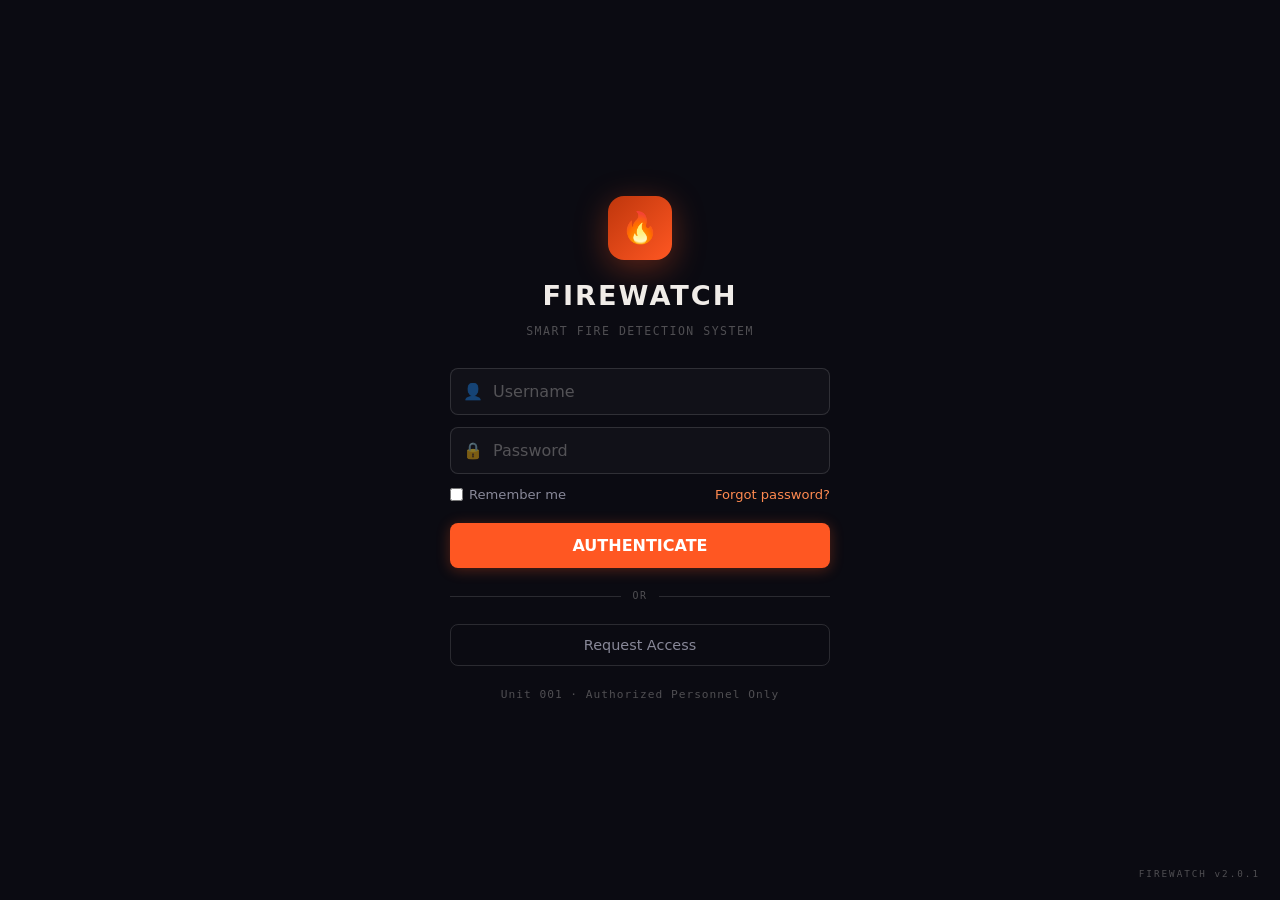
<file: index.html>
<!DOCTYPE html>
<html lang="en">
<head>
  <meta charset="UTF-8" />
  <meta name="viewport" content="width=device-width, initial-scale=1.0" />
  <title>FIREWATCH — Login</title>
  <link rel="stylesheet" href="assets/css/style.css">
  <link rel="stylesheet" href="assets/css/login.css">
</head>
<body>

<div class="login-root">
  <div class="login-card">

    <div class="login-logo">
      <div class="login-logo-icon">🔥</div>
      <h1>FIREWATCH</h1>
      <p>Smart Fire Detection System</p>
    </div>

    <div class="login-error"   id="loginError">⚠ Invalid credentials</div>
    <div class="login-success" id="loginSuccess"></div>

    <div class="login-fields">
      <div class="login-field">
        <span class="login-field-ico">👤</span>
        <input type="text" id="uname" placeholder="Username" autocomplete="username">
      </div>
      <div class="login-field">
        <span class="login-field-ico">🔒</span>
        <input type="password" id="upass" placeholder="Password" autocomplete="current-password">
      </div>
    </div>

    <div class="login-row">
      <label><input type="checkbox" id="rememberMe"> Remember me</label>
      <a href="#">Forgot password?</a>
    </div>

    <button class="btn-login" id="loginBtn" onclick="doLogin()">AUTHENTICATE</button>

    <div class="login-divider"><span>or</span></div>

    <button class="btn-request" onclick="openRequestModal()">Request Access</button>

    <p class="login-note">Unit 001 · Authorized Personnel Only</p>

  </div>
</div>

<span class="version-tag">FIREWATCH v2.0.1</span>

<div class="req-modal-overlay" id="reqModal">
  <div class="req-modal">
    <h3>Request Access</h3>
    <p>Your request will be sent to the Administrator for approval.</p>
    <div class="req-fields">
      <div class="req-field">
        <label class="input-label" for="reqName">Full Name</label>
        <input class="input" type="text" id="reqName" placeholder="e.g. Juan dela Cruz">
      </div>
      <div class="req-field">
        <label class="input-label" for="reqUser">Desired Username</label>
        <input class="input" type="text" id="reqUser" placeholder="e.g. juan_dc">
      </div>
      <div class="req-field">
        <label class="input-label" for="reqReason">Reason for Access</label>
        <input class="input" type="text" id="reqReason" placeholder="e.g. Fire safety officer">
      </div>
    </div>
    <div id="reqError" style="font-family:var(--mono);font-size:0.7rem;color:var(--c-danger);margin-bottom:10px;min-height:1em;"></div>
    <div class="req-btns">
      <button class="btn btn-ghost btn-full" onclick="closeRequestModal()">Cancel</button>
      <button class="btn btn-primary btn-full" onclick="submitRequest()">Send Request</button>
    </div>
  </div>
</div>

<script src="assets/js/login.js"></script>

</body>
</html>
</file>
<file: assets/css/style.css>
*, *::before, *::after { margin: 0; padding: 0; box-sizing: border-box; }

:root {
  --c-bg:       #0b0b12;
  --c-surface:  #111118;
  --c-surface2: #17171f;
  --c-border:   rgba(255,255,255,0.07);
  --c-border2:  rgba(255,255,255,0.13);
  --c-fire:     #ff5722;
  --c-fire2:    #ff8a50;
  --c-safe:     #00e676;
  --c-warn:     #ffb300;
  --c-danger:   #f44336;
  --c-info:     #29b6f6;
  --c-text:     #f0ece8;
  --c-text2:    #888898;
  --c-text3:    rgba(240,236,232,0.3);
  --font:       -apple-system, BlinkMacSystemFont, 'Segoe UI', system-ui, sans-serif;
  --mono:       ui-monospace, 'Cascadia Code', 'Fira Mono', Consolas, monospace;
  --r:          13px;
  --r-sm:       8px;
  --sw:         252px;
  --th:         60px;
  --ease:       cubic-bezier(0.16,1,0.3,1);
  --spring:     cubic-bezier(0.34,1.4,0.64,1);
}

body.light {
  --c-bg:       #f0f0f5;
  --c-surface:  #ffffff;
  --c-surface2: #e8e8ee;
  --c-border:   rgba(0,0,0,0.1);
  --c-border2:  rgba(0,0,0,0.18);
  --c-text:     #0d0d1a;
  --c-text2:    #2a2a3a;
  --c-text3:    rgba(10,10,26,0.55);
  --c-fire:     #d94010;
  --c-fire2:    #e85a30;
}

html { scroll-behavior: smooth; }
body {
  font-family: var(--font);
  background: var(--c-bg);
  color: var(--c-text);
  font-size: 16px;
  font-weight: 400;
  line-height: 1.6;
  overflow-x: hidden;
  min-height: 100vh;
  -webkit-font-smoothing: antialiased;
  transition: background 0.25s, color 0.25s;
}
::-webkit-scrollbar { width: 4px; }
::-webkit-scrollbar-track { background: transparent; }
::-webkit-scrollbar-thumb { background: rgba(255,87,34,0.3); border-radius: 3px; }

/* ── Shell ── */
.shell { display: flex; min-height: 100vh; position: relative; }
.main-wrap { flex: 1; display: flex; flex-direction: column; min-width: 0; animation: fadeIn 0.28s ease both; }

/* ── Burger ── fixed inside shell, moves right when sidebar open ── */
.sidebar-toggle {
  position: fixed;
  top: calc(var(--th) / 2);
  left: 16px;
  transform: translateY(-50%);
  z-index: 300;
  width: 36px;
  height: 36px;
  background: none;
  border: none;
  cursor: pointer;
  display: grid;
  place-items: center;
  border-radius: var(--r-sm);
  transition: left 0.3s var(--ease), background 0.15s;
}
.sidebar-toggle:hover { background: rgba(255,87,34,0.09); }
.sidebar-toggle:active { opacity: 0.7; }
.shell.open .sidebar-toggle { left: calc(var(--sw) + 12px); }

.toggle-icon { display: flex; flex-direction: column; gap: 5px; pointer-events: none; }
.toggle-icon span {
  display: block;
  width: 18px; height: 1.5px;
  background: var(--c-text2);
  border-radius: 2px;
  transition: transform 0.24s var(--ease), opacity 0.2s, background 0.2s;
  transform-origin: center;
}
.shell.open .toggle-icon span:nth-child(1) { transform: translateY(6.5px) rotate(45deg); background: var(--c-fire); }
.shell.open .toggle-icon span:nth-child(2) { opacity: 0; transform: scaleX(0); }
.shell.open .toggle-icon span:nth-child(3) { transform: translateY(-6.5px) rotate(-45deg); background: var(--c-fire); }

/* ── Sidebar ── */
.sidebar {
  position: fixed;
  inset: 0 auto 0 0;
  width: var(--sw);
  background: var(--c-surface);
  border-right: 1px solid var(--c-border);
  display: flex;
  flex-direction: column;
  z-index: 200;
  transform: translateX(-100%);
  transition: transform 0.28s var(--ease), box-shadow 0.28s var(--ease);
  overflow: hidden;
}
.shell.open .sidebar { transform: translateX(0); box-shadow: 6px 0 48px rgba(0,0,0,0.55); }

.sidebar-backdrop {
  position: fixed; inset: 0;
  background: rgba(0,0,0,0.48);
  backdrop-filter: blur(4px);
  z-index: 199;
  opacity: 0; pointer-events: none;
  transition: opacity 0.28s;
}
.shell.open .sidebar-backdrop { opacity: 1; pointer-events: all; }

.sidebar-brand {
  display: flex; align-items: center; gap: 11px;
  padding: 18px 16px 15px;
  border-bottom: 1px solid var(--c-border);
  text-decoration: none;
  transition: background 0.15s;
}
.sidebar-brand:hover { background: rgba(255,87,34,0.05); }
.brand-icon {
  width: 34px; height: 34px; border-radius: 9px;
  background: linear-gradient(135deg,#bf360c,var(--c-fire));
  display: grid; place-items: center; font-size: 1rem;
  box-shadow: 0 0 16px rgba(255,87,34,0.3);
  animation: brandPulse 3s ease-in-out infinite; flex-shrink: 0;
}
@keyframes brandPulse { 0%,100%{box-shadow:0 0 16px rgba(255,87,34,0.3)} 50%{box-shadow:0 0 28px rgba(255,87,34,0.55)} }
.brand-text strong { display:block; font-size:1rem; font-weight:700; letter-spacing:1px; color:var(--c-text); }
.brand-text span   { font-family:var(--mono); font-size:0.61rem; color:var(--c-text3); letter-spacing:1.5px; }

.sidebar-nav { flex:1; padding:10px 9px; display:flex; flex-direction:column; gap:2px; overflow-y:auto; }
.nav-section { font-family:var(--mono); font-size:0.59rem; letter-spacing:2px; color:var(--c-text3); text-transform:uppercase; padding:10px 10px 4px; margin-top:4px; }
.nav-link {
  display:flex; align-items:center; gap:9px;
  padding:9px 11px; border-radius:var(--r-sm);
  text-decoration:none; color:var(--c-text2);
  font-size:1rem; font-weight:500; color:var(--c-text2);
  transition:background 0.14s, color 0.14s; position:relative;
}
.nav-link:hover { background:rgba(255,87,34,0.07); color:var(--c-text); }
.nav-link.active { background:rgba(255,87,34,0.1); color:var(--c-fire2); }
.nav-link.active::before { content:''; position:absolute; left:0; top:50%; transform:translateY(-50%); width:3px; height:55%; background:var(--c-fire); border-radius:0 2px 2px 0; }
.nav-icon { font-size:0.95rem; width:20px; text-align:center; flex-shrink:0; }
.nav-badge { margin-left:auto; background:var(--c-danger); color:#fff; font-family:var(--mono); font-size:0.6rem; padding:1px 6px; border-radius:99px; font-weight:600; }
.nav-link.nav-emg { color:rgba(244,67,54,0.75); }
.nav-link.nav-emg:hover { background:rgba(244,67,54,0.08); color:var(--c-danger); }

/* ── User row (click → settings) ── */
.sidebar-user {
  padding:12px 14px; border-top:1px solid var(--c-border);
  display:flex; align-items:center; gap:9px;
  cursor:pointer; transition:background 0.14s; user-select:none;
}
.sidebar-user:hover { background:rgba(255,87,34,0.05); }
.user-av { width:32px; height:32px; border-radius:50%; background:linear-gradient(135deg,#bf360c,var(--c-fire)); display:grid; place-items:center; font-size:0.88rem; flex-shrink:0; }
.user-info { flex:1; min-width:0; }
.user-name { font-size:1rem; font-weight:600; color:var(--c-text); white-space:nowrap; overflow:hidden; text-overflow:ellipsis; }
.user-role { font-family:var(--mono); font-size:0.64rem; font-weight:400; color:var(--c-text2); letter-spacing:0.8px; text-transform:uppercase; }
.user-chevron { font-size:0.65rem; color:var(--c-text3); transition:transform 0.2s; }
.sidebar-user.settings-open .user-chevron { transform:rotate(180deg); }

/* ── Settings drawer ── */
.settings-drawer {
  position:absolute; bottom:56px; left:0; right:0;
  background:var(--c-surface);
  border-top:1px solid var(--c-border);
  border-bottom:1px solid var(--c-border);
  max-height:0; overflow:hidden;
  transition:max-height 0.3s var(--ease);
  z-index:10;
}
.settings-drawer.open { max-height:440px; }

.settings-header { display:flex; align-items:center; justify-content:space-between; padding:12px 14px 8px; border-bottom:1px solid var(--c-border); }
.settings-title { font-size:0.85rem; font-weight:600; color:var(--c-text); }
.settings-close { background:none; border:none; color:var(--c-text3); cursor:pointer; font-size:0.95rem; padding:2px 6px; border-radius:5px; transition:color 0.14s, background 0.14s; }
.settings-close:hover { color:var(--c-text); background:rgba(255,255,255,0.07); }

.settings-body { padding:6px 8px 8px; display:flex; flex-direction:column; gap:1px; overflow-y:auto; }
.settings-section { display: none; }
.settings-item {
  display:flex; align-items:center; gap:9px;
  padding:10px 12px; border-radius:var(--r-sm);
  font-size:1rem; color:var(--c-text2);
  cursor:pointer; transition:background 0.14s, color 0.14s; user-select:none;
}
.settings-body > .settings-item:first-of-type {
  border-top: 1px solid var(--c-border);
  margin-top: 4px;
  padding-top: 14px;
}
.settings-item:hover { background:rgba(255,87,34,0.07); color:var(--c-text); }
.settings-item.danger:hover { background:rgba(244,67,54,0.08); color:var(--c-danger); }
.settings-ico   { font-size:0.95rem; width:20px; text-align:center; flex-shrink:0; }
.settings-label { flex:1; font-size:1rem; color:var(--c-text); }

.toggle-sw {
  width:38px; height:22px; border-radius:99px;
  background:rgba(255,255,255,0.15); position:relative;
  transition:background 0.2s; flex-shrink:0;
  border: 1px solid rgba(255,255,255,0.08);
}
.toggle-sw::after {
  content:''; position:absolute; left:3px; top:2px;
  width:16px; height:16px; border-radius:50%; background:#fff;
  transition:transform 0.2s var(--spring);
  box-shadow: 0 1px 3px rgba(0,0,0,0.3);
}
.toggle-sw.on { background:var(--c-fire); border-color: transparent; }
.toggle-sw.on::after { transform:translateX(16px); }

/* ── Users panel inside settings ── */
.users-list { padding:0 8px 8px; display:flex; flex-direction:column; gap:4px; }
.user-item {
  display:flex; align-items:center; gap:9px;
  padding:9px 11px; border-radius:var(--r-sm);
  background:rgba(255,255,255,0.03); border:1px solid var(--c-border);
}
.user-item-av { width:28px; height:28px; border-radius:50%; background:linear-gradient(135deg,#bf360c,var(--c-fire)); display:grid; place-items:center; font-size:0.78rem; flex-shrink:0; }
.user-item-info { flex:1; min-width:0; }
.user-item-name { font-size:0.82rem; font-weight:600; color:var(--c-text); }
.user-item-role { font-family:var(--mono); font-size:0.58rem; color:var(--c-text3); letter-spacing:1px; text-transform:uppercase; }
.user-item-del { background:none; border:none; color:var(--c-text3); cursor:pointer; font-size:0.85rem; padding:3px 6px; border-radius:5px; transition:color 0.14s, background 0.14s; }
.user-item-del:hover { color:var(--c-danger); background:rgba(244,67,54,0.08); }
.add-user-row { display:flex; gap:6px; padding:4px 8px 2px; }
.add-user-row .input { font-size:0.82rem; padding:7px 10px; }
.add-user-row .btn   { padding:7px 12px; font-size:0.82rem; }

/* ── Topbar ── */
.topbar {
  height:var(--th);
  background:var(--c-surface);
  border-bottom:1px solid var(--c-border);
  display:flex; align-items:center;
  padding:0 20px 0 60px;
  position:sticky; top:0; z-index:100;
  backdrop-filter:blur(16px); -webkit-backdrop-filter:blur(16px);
  box-shadow:0 1px 0 rgba(255,255,255,0.03), 0 2px 14px rgba(0,0,0,0.18);
}
.topbar-title { font-size:1.3rem; font-weight:600; letter-spacing:-0.2px; color:var(--c-text); flex:1; }
.topbar-right { display:flex; align-items:center; gap:12px; }
.status-pill { display:flex; align-items:center; gap:6px; font-family:var(--mono); font-size:0.74rem; font-weight:500; letter-spacing:0.8px; padding:5px 12px; border-radius:99px; }
.status-pill.online  { color:var(--c-safe);   background:rgba(0,230,118,0.07);  border:1px solid rgba(0,230,118,0.15); }
.status-pill.offline { color:var(--c-danger); background:rgba(244,67,54,0.07);  border:1px solid rgba(244,67,54,0.18); }
.status-pill.warn    { color:var(--c-warn);   background:rgba(255,179,0,0.07);  border:1px solid rgba(255,179,0,0.18); }
.pulse-dot { width:6px; height:6px; border-radius:50%; background:currentColor; box-shadow:0 0 5px currentColor; animation:pulse 2s ease-in-out infinite; }
@keyframes pulse { 0%,100%{opacity:1} 50%{opacity:0.3} }
.topbar-clock { font-family:var(--mono); font-size:0.92rem; font-weight:500; color:var(--c-text); letter-spacing:2px; background:rgba(255,255,255,0.04); border:1px solid var(--c-border); padding:5px 11px; border-radius:var(--r-sm); }

/* ── Content ── */
.page-content { flex:1; padding:22px 24px; overflow-y:auto; }
.page-header { margin-bottom:20px; }
.page-header h2 { font-size:1.45rem; font-weight:600; color:var(--c-text); letter-spacing:-0.2px; }
.page-header p  { font-family:var(--mono); font-size:0.78rem; font-weight:400; color:var(--c-text2); letter-spacing:1.5px; text-transform:uppercase; margin-top:5px; }

/* ── Cards ── */
.card { background:var(--c-surface2); border:1px solid var(--c-border); border-radius:var(--r); padding:20px; transition:border-color 0.2s, box-shadow 0.2s; }
.card:hover { border-color:var(--c-border2); box-shadow:0 3px 22px rgba(0,0,0,0.22); }
.card-label { font-family:var(--mono); font-size:0.72rem; font-weight:600; letter-spacing:2px; color:var(--c-fire); text-transform:uppercase; margin-bottom:14px; display:flex; align-items:center; gap:7px; }
.card-label::before { content:''; display:block; width:2.5px; height:12px; background:var(--c-fire); border-radius:2px; }

/* ── Grids ── */
.g2 { display:grid; grid-template-columns:1fr 1fr; gap:14px; }
.g3 { display:grid; grid-template-columns:repeat(3,1fr); gap:14px; }
.g4 { display:grid; grid-template-columns:repeat(4,1fr); gap:14px; }
.gap-b { margin-bottom:14px; }

/* ── Sensors ── */
.sensor-val  { font-family:var(--mono); font-size:2.7rem; font-weight:600; line-height:1; color:var(--c-text); letter-spacing:-1px; }
.sensor-unit { font-family:var(--mono); font-size:0.9rem; color:var(--c-text2); margin-left:4px; }
.sensor-meta { font-family:var(--mono); font-size:0.84rem; font-weight:400; color:var(--c-text2); letter-spacing:0.3px; margin-top:6px; }
.sensor-offline { font-family:var(--mono); font-size:0.7rem; color:var(--c-text3); letter-spacing:1px; font-style:italic; }

.bar-track { height:3px; background:rgba(255,255,255,0.06); border-radius:3px; overflow:hidden; margin:10px 0 7px; }
.bar-fill  { height:100%; border-radius:3px; transition:width 0.6s var(--ease), background 0.4s; }
.bar-safe   { background:var(--c-safe); }
.bar-warn   { background:var(--c-warn); }
.bar-danger { background:var(--c-danger); }
.bar-muted  { background:rgba(255,255,255,0.12); }

/* ── Ring ── */
.ring-wrap  { position:relative; width:140px; height:140px; flex-shrink:0; }
.ring-wrap svg { transform:rotate(-90deg); }
.ring-bg   { fill:none; stroke:rgba(255,255,255,0.05); stroke-width:10; }
.ring-fill { fill:none; stroke-width:10; stroke-linecap:round; transition:stroke-dashoffset 0.7s var(--ease), stroke 0.4s; }
.ring-center { position:absolute; inset:0; display:flex; flex-direction:column; align-items:center; justify-content:center; text-align:center; gap:2px; }
.ring-pct { font-family:var(--mono); font-size:1.75rem; font-weight:700; color:var(--c-text); line-height:1; }
.ring-lbl { font-family:var(--mono); font-size:0.65rem; font-weight:500; letter-spacing:2px; color:var(--c-text2); }

/* ── Badges ── */
.badge { display:inline-flex; align-items:center; gap:5px; padding:3px 10px; border-radius:99px; font-family:var(--mono); font-size:0.62rem; font-weight:600; letter-spacing:1px; text-transform:uppercase; }
.badge-safe   { background:rgba(0,230,118,0.1);  color:var(--c-safe);   border:1px solid rgba(0,230,118,0.2); }
.badge-warn   { background:rgba(255,179,0,0.1);  color:var(--c-warn);   border:1px solid rgba(255,179,0,0.2); }
.badge-danger { background:rgba(244,67,54,0.12); color:var(--c-danger); border:1px solid rgba(244,67,54,0.25); }
.badge-info   { background:rgba(41,182,246,0.1); color:var(--c-info);   border:1px solid rgba(41,182,246,0.2); }

/* ── Buttons ── */
.btn { display:inline-flex; align-items:center; gap:6px; padding:9px 17px; border:none; border-radius:var(--r-sm); font-family:var(--font); font-size:0.95rem; font-weight:500; cursor:pointer; transition:all 0.14s; white-space:nowrap; }
.btn:active { transform:scale(0.96); }
.btn-primary { background:var(--c-fire); color:#fff; box-shadow:0 2px 12px rgba(255,87,34,0.28); }
.btn-primary:hover { background:var(--c-fire2); box-shadow:0 4px 20px rgba(255,87,34,0.42); }
.btn-ghost  { background:transparent; border:1px solid var(--c-border2); color:var(--c-text2); }
.btn-ghost:hover { border-color:rgba(255,255,255,0.24); color:var(--c-text); background:rgba(255,255,255,0.04); }
.btn-danger { background:var(--c-danger); color:#fff; }
.btn-danger:hover { background:#ef5350; }
.btn-warn   { background:var(--c-warn); color:#111; }
.btn-warn:hover { filter:brightness(1.1); }
.btn-sm   { padding:5px 11px; font-size:0.8rem; }
.btn-full { width:100%; justify-content:center; }

/* ── Dots ── */
.dot { width:8px; height:8px; border-radius:50%; flex-shrink:0; }
.dot-on   { background:var(--c-safe);   box-shadow:0 0 6px var(--c-safe);   animation:pulse 2s ease-in-out infinite; }
.dot-off  { background:rgba(255,255,255,0.15); }
.dot-warn { background:var(--c-warn);   box-shadow:0 0 6px var(--c-warn);   animation:pulse 1.2s ease-in-out infinite; }
.dot-err  { background:var(--c-danger); box-shadow:0 0 8px var(--c-danger); animation:pulse 0.7s ease-in-out infinite; }

/* ── Inputs ── */
.input { width:100%; padding:10px 12px; background:rgba(255,255,255,0.04); border:1px solid var(--c-border); border-radius:var(--r-sm); color:var(--c-text); font-family:var(--font); font-size:1rem; font-weight:450; outline:none; transition:border-color 0.2s, box-shadow 0.2s; }
.input:focus { border-color:rgba(255,87,34,0.5); box-shadow:0 0 0 3px rgba(255,87,34,0.08); }
.input-label { display:block; font-family:var(--mono); font-size:0.72rem; font-weight:600; letter-spacing:1px; color:var(--c-text2); text-transform:uppercase; margin-bottom:7px; }
input[type=range] { -webkit-appearance:none; width:100%; height:4px; background:rgba(255,255,255,0.08); border-radius:4px; outline:none; cursor:pointer; }
input[type=range]::-webkit-slider-thumb { -webkit-appearance:none; width:16px; height:16px; border-radius:50%; background:var(--c-fire); box-shadow:0 0 8px rgba(255,87,34,0.4); cursor:pointer; transition:transform 0.14s; }
input[type=range]::-webkit-slider-thumb:hover { transform:scale(1.2); }

/* ── Table ── */
.table-wrap { background:var(--c-surface2); border:1px solid var(--c-border); border-radius:var(--r); overflow:hidden; }
.table-head { display:grid; padding:9px 16px; background:rgba(255,87,34,0.05); border-bottom:1px solid var(--c-border); font-family:var(--mono); font-size:0.6rem; letter-spacing:2px; color:var(--c-fire); text-transform:uppercase; }
.table-body { max-height:480px; overflow-y:auto; }
.table-row { display:grid; padding:10px 16px; border-bottom:1px solid rgba(255,255,255,0.03); align-items:center; font-size:0.84rem; transition:background 0.14s; }
.table-row:hover { background:rgba(255,255,255,0.03); }
.table-row.sev-danger { border-left:2px solid var(--c-danger); }
.table-row.sev-warn   { border-left:2px solid var(--c-warn); }
.table-row.sev-info   { border-left:2px solid rgba(41,182,246,0.45); }
.col-mono { font-family:var(--mono); font-size:0.78rem; font-weight:400; color:var(--c-text2); }

/* ── Emergency overlay ── */
.emg-overlay { position:fixed; inset:0; background:rgba(244,67,54,0.06); pointer-events:none; z-index:400; opacity:0; }
@keyframes strobe { 0%,100%{opacity:0} 50%{opacity:1} }

/* ── Footer ── */
.footer { padding:13px 24px; border-top:1px solid var(--c-border); display:flex; align-items:center; justify-content:space-between; font-family:var(--mono); font-size:0.72rem; font-weight:500; color:var(--c-text2); letter-spacing:0.5px; flex-wrap:wrap; gap:5px; }

/* ── Animations ── */
@keyframes fadeUp  { from{opacity:0;transform:translateY(12px)} to{opacity:1;transform:none} }
@keyframes fadeIn  { from{opacity:0} to{opacity:1} }
@keyframes slideR  { from{opacity:0;transform:translateX(-8px)} to{opacity:1;transform:none} }
.anim-up   { animation:fadeUp  0.4s var(--ease) both; }
.anim-in   { animation:fadeIn  0.3s ease both; }
.anim-slide{ animation:slideR  0.28s var(--ease) both; }
.stagger>*:nth-child(1){animation-delay:0.04s}
.stagger>*:nth-child(2){animation-delay:0.08s}
.stagger>*:nth-child(3){animation-delay:0.13s}
.stagger>*:nth-child(4){animation-delay:0.18s}
.stagger>*:nth-child(5){animation-delay:0.23s}
.stagger>*:nth-child(6){animation-delay:0.28s}

/* ── Utilities ── */
.mt-sm{margin-top:11px} .mt-md{margin-top:15px} .mt-lg{margin-top:19px} .mb-md{margin-bottom:16px}
.flex-row{display:flex;align-items:center} .flex-wrap{flex-wrap:wrap} .gap-sm{gap:8px}
.divider-line{height:3px;margin:11px 0 8px}
.dot-fire{background:var(--c-fire)} .dot-info{background:var(--c-info)}
.dot-warn-dashed{background:rgba(255,179,0,0.6);border:1px dashed var(--c-warn)}
.pulse-dot-danger{background:var(--c-danger);box-shadow:0 0 6px var(--c-danger)}
.rs-bar-safe{background:var(--c-safe)} .rs-bar-warn{background:var(--c-warn)} .rs-bar-danger{background:var(--c-danger)}
.flame-val{font-size:1.5rem}

@media(max-width:900px){.g4{grid-template-columns:1fr 1fr}.g3{grid-template-columns:1fr 1fr}}
@media(max-width:640px){.g2,.g3,.g4{grid-template-columns:1fr}.page-content{padding:14px}.topbar{padding-left:54px;padding-right:14px}}
</file>
<file: assets/css/login.css>
.login-root {
  min-height: 100vh;
  display: flex;
  align-items: center;
  justify-content: center;
  background: var(--c-bg);
  padding: 20px;
  transition: background 0.25s;
}

.login-card {
  width: 100%;
  max-width: 380px;
  animation: cardIn 0.45s var(--spring) both;
}
@keyframes cardIn {
  from { opacity: 0; transform: translateY(20px); }
  to   { opacity: 1; transform: none; }
}

.login-logo {
  text-align: center;
  margin-bottom: 28px;
}
.login-logo-icon {
  width: 64px; height: 64px;
  border-radius: 16px;
  background: linear-gradient(135deg, #bf360c, var(--c-fire));
  display: inline-grid;
  place-items: center;
  font-size: 1.9rem;
  box-shadow: 0 8px 32px rgba(255,87,34,0.35);
  margin-bottom: 14px;
  animation: iconPulse 3s ease-in-out infinite;
}
@keyframes iconPulse {
  0%,100% { box-shadow: 0 8px 32px rgba(255,87,34,0.35); }
  50%     { box-shadow: 0 8px 44px rgba(255,87,34,0.6); }
}
.login-logo h1 {
  font-size: 1.7rem;
  font-weight: 700;
  letter-spacing: 2px;
  color: var(--c-text);
  margin-bottom: 4px;
  text-transform: uppercase;
}
.login-logo p {
  font-family: var(--mono);
  font-size: 0.72rem;
  color: var(--c-text3);
  letter-spacing: 1.5px;
  text-transform: uppercase;
}

.login-error {
  display: none;
  align-items: center;
  gap: 8px;
  padding: 10px 14px;
  background: rgba(244,67,54,0.1);
  border: 1px solid rgba(244,67,54,0.28);
  border-radius: var(--r-sm);
  font-family: var(--mono);
  font-size: 0.72rem;
  color: var(--c-danger);
  letter-spacing: 0.5px;
  margin-bottom: 14px;
}
.login-error.show { display: flex; animation: shake 0.35s ease; }
@keyframes shake { 0%,100%{transform:translateX(0)} 25%{transform:translateX(-6px)} 75%{transform:translateX(6px)} }

.login-success {
  display: none;
  align-items: center;
  gap: 8px;
  padding: 10px 14px;
  background: rgba(0,230,118,0.1);
  border: 1px solid rgba(0,230,118,0.25);
  border-radius: var(--r-sm);
  font-family: var(--mono);
  font-size: 0.72rem;
  color: var(--c-safe);
  letter-spacing: 0.5px;
  margin-bottom: 14px;
}
.login-success.show { display: flex; }

.login-fields { display: flex; flex-direction: column; gap: 12px; margin-bottom: 10px; }

.login-field { position: relative; }
.login-field input {
  width: 100%;
  padding: 13px 14px 13px 42px;
  background: var(--c-surface);
  border: 1.5px solid var(--c-border2);
  border-radius: var(--r-sm);
  color: var(--c-text);
  font-family: var(--font);
  font-size: 1rem;
  outline: none;
  transition: border-color 0.18s, box-shadow 0.18s;
}
.login-field input::placeholder { color: var(--c-text3); }
.login-field input:focus {
  border-color: var(--c-fire);
  box-shadow: 0 0 0 3px rgba(255,87,34,0.1);
}
.login-field-ico {
  position: absolute;
  left: 13px; top: 50%;
  transform: translateY(-50%);
  font-size: 1rem;
  pointer-events: none;
  opacity: 0.5;
}

.login-row {
  display: flex;
  justify-content: space-between;
  align-items: center;
  margin: 10px 0 18px;
  font-size: 0.82rem;
}
.login-row label { display: flex; align-items: center; gap: 6px; color: var(--c-text2); cursor: pointer; }
.login-row a { color: var(--c-fire2); text-decoration: none; font-size: 0.82rem; }
.login-row a:hover { color: var(--c-fire); }

.btn-login {
  width: 100%;
  padding: 13px;
  background: var(--c-fire);
  border: none;
  border-radius: var(--r-sm);
  color: #fff;
  font-family: var(--font);
  font-size: 1rem;
  font-weight: 600;
  cursor: pointer;
  transition: all 0.15s;
  box-shadow: 0 2px 14px rgba(255,87,34,0.3);
}
.btn-login:hover { background: var(--c-fire2); box-shadow: 0 4px 22px rgba(255,87,34,0.45); transform: translateY(-1px); }
.btn-login:active { transform: scale(0.98); }
.btn-login:disabled { opacity: 0.5; cursor: not-allowed; transform: none; }

.login-divider {
  display: flex;
  align-items: center;
  gap: 12px;
  margin: 20px 0;
}
.login-divider::before,
.login-divider::after {
  content: '';
  flex: 1;
  height: 1px;
  background: var(--c-border2);
}
.login-divider span {
  font-family: var(--mono);
  font-size: 0.62rem;
  color: var(--c-text3);
  letter-spacing: 1.5px;
  text-transform: uppercase;
}

.btn-request {
  width: 100%;
  padding: 12px;
  background: transparent;
  border: 1.5px solid var(--c-border2);
  border-radius: var(--r-sm);
  color: var(--c-text2);
  font-family: var(--font);
  font-size: 0.9rem;
  font-weight: 500;
  cursor: pointer;
  transition: all 0.15s;
}
.btn-request:hover { border-color: var(--c-fire); color: var(--c-fire2); background: rgba(255,87,34,0.04); }

.login-note {
  text-align: center;
  margin-top: 20px;
  font-family: var(--mono);
  font-size: 0.7rem;
  color: var(--c-text3);
  letter-spacing: 1px;
}

.version-tag {
  position: fixed;
  bottom: 18px; right: 20px;
  font-family: var(--mono);
  font-size: 0.58rem;
  color: var(--c-text3);
  letter-spacing: 2px;
  z-index: 5;
}

/* Request modal */
.req-modal-overlay {
  position: fixed; inset: 0;
  background: rgba(0,0,0,0.55);
  backdrop-filter: blur(5px);
  z-index: 1000;
  display: none;
  align-items: center;
  justify-content: center;
  padding: 20px;
}
.req-modal-overlay.show { display: flex; }
.req-modal {
  background: var(--c-surface);
  border: 1px solid var(--c-border2);
  border-radius: var(--r);
  padding: 30px 26px;
  width: 100%;
  max-width: 360px;
  animation: cardIn 0.28s var(--spring) both;
}
.req-modal h3 { font-size: 1.05rem; font-weight: 700; color: var(--c-text); margin-bottom: 5px; }
.req-modal p  { font-family: var(--mono); font-size: 0.65rem; color: var(--c-text3); letter-spacing: 1px; margin-bottom: 20px; }
.req-fields   { display: flex; flex-direction: column; gap: 12px; margin-bottom: 16px; }
.req-field    { display: flex; flex-direction: column; gap: 5px; }
.req-btns     { display: flex; gap: 8px; }

body.light .login-field input {
  background: #ffffff;
  border-color: rgba(0,0,0,0.18);
  color: #0d0d1a;
}
body.light .login-field input::placeholder {
  color: rgba(10,10,26,0.4);
}
body.light .btn-login {
  background: #d94010;
}
body.light .btn-request {
  border-color: rgba(0,0,0,0.2);
  color: #2a2a3a;
}
body.light .req-modal {
  box-shadow: 0 8px 40px rgba(0,0,0,0.18);
}
</file>
<file: assets/css/analytics.css>
.stat-num {
  font-family: var(--mono);
  font-size: 2.4rem;
  font-weight: 600;
  color: var(--c-text);
  line-height: 1;
  margin: 8px 0 4px;
  letter-spacing: -1px;
}
.stat-label {
  font-family: var(--mono);
  font-size: 0.75rem; font-weight: 500;
  color: var(--c-text3);
  letter-spacing: 2px;
  text-transform: uppercase;
}
.stat-delta {
  font-family: var(--mono);
  font-size: 0.8rem;
  margin-top: 4px;
}
.stat-ok  { color: var(--c-safe); }
.stat-bad { color: var(--c-warn); }

.chart-wrap {
  position: relative;
  height: 160px;
  margin-top: 10px;
}
canvas {
  display: block;
  width: 100% !important;
  height: 160px !important;
}
.chart-legend {
  display: flex;
  gap: 16px;
  margin-top: 10px;
  flex-wrap: wrap;
}
.leg-item {
  display: flex;
  align-items: center;
  gap: 6px;
  font-family: var(--mono);
  font-size: 0.70rem;
  color: var(--c-text2);
}
.leg-dot { width: 8px; height: 8px; border-radius: 50%; }

.dist-row {
  display: flex;
  align-items: center;
  gap: 12px;
  padding: 9px 0;
  border-bottom: 1px solid var(--c-border);
  font-size: 0.82rem;
}
.dist-row:last-child { border-bottom: none; }
.dist-label   { flex: 1; color: var(--c-text2); font-size: 0.8rem; }
.dist-track   { flex: 2; height: 3px; background: rgba(255,255,255,0.06); border-radius: 3px; overflow: hidden; }
.dist-fill    { height: 100%; border-radius: 3px; transition: width 0.6s var(--ease); }
.dist-val     { font-family: var(--mono); font-size: 0.72rem; color: var(--c-text2); width: 38px; text-align: right; }
</file>
<file: assets/css/emergency.css>
.override-row {
  display: flex;
  align-items: center;
  gap: 12px;
  padding: 14px 0;
  border-bottom: 1px solid var(--c-border);
}
.override-row:last-child { border-bottom: none; }
.ov-ico  { font-size: 1.3rem; flex-shrink: 0; }
.ov-info { flex: 1; }
.ov-name { font-size: 1.05rem; font-weight: 500; color: var(--c-text); }
.ov-st   { font-family: var(--mono); font-size: 0.82rem; font-weight: 400; color: var(--c-text2); letter-spacing: 0.3px; margin-top: 3px; transition: color 0.2s; }
.ov-st.ov-active { color: var(--c-fire2); }
.ov-btns { display: flex; gap: 6px; }

.btn-active-on  { background: var(--c-fire); color: #fff; border: 1px solid transparent; box-shadow: 0 0 12px rgba(255,87,34,0.38); }
.btn-active-on:hover { background: var(--c-fire2); }
.btn-active-off { background: rgba(255,255,255,0.06); color: var(--c-text2); border: 1px solid var(--c-border2); }
.btn-active-off:hover { background: rgba(255,255,255,0.1); color: var(--c-text); }

.th-group { margin-bottom: 20px; }
.th-head  { display: flex; justify-content: space-between; align-items: center; margin-bottom: 8px; }
.th-val   { font-family: var(--mono); font-size: 1.05rem; color: var(--c-fire2); font-weight: 600; }

.th-info-row {
  display: flex;
  align-items: center;
  gap: 8px;
  margin-bottom: 18px;
  padding: 12px 14px;
  background: rgba(255,87,34,0.05);
  border: 1px solid rgba(255,87,34,0.12);
  border-radius: var(--r-sm);
  font-size: 0.85rem;
  color: var(--c-text2);
  line-height: 1.5;
}
.th-info-row strong { color: var(--c-fire2); }

.gsm-row { display: flex; align-items: center; gap: 10px; padding: 11px 0; border-bottom: 1px solid var(--c-border); }
.gsm-row:last-child { border-bottom: none; }
.gsm-ico   { font-size: 1rem; }
.gsm-label { flex: 1; font-size: 0.88rem; color: var(--c-text); }
.gsm-val   { font-family: var(--mono); font-size: 0.78rem; color: var(--c-safe); }

.panic-btn {
  width: 100%;
  padding: 14px;
  background: var(--c-danger);
  border: 1.5px solid rgba(255,100,100,0.4);
  border-radius: var(--r-sm);
  color: #fff;
  font-family: var(--font);
  font-size: 1rem;
  font-weight: 600;
  letter-spacing: 1.5px;
  text-transform: uppercase;
  cursor: pointer;
  margin-top: 14px;
  transition: all 0.15s;
  animation: panicGlow 2s ease-in-out infinite;
}
.panic-btn:hover { animation: none; background: #ef5350; box-shadow: 0 0 32px rgba(244,67,54,0.55); transform: scale(1.01); }
.panic-btn:active { transform: scale(0.98); }
@keyframes panicGlow { 0%,100%{box-shadow:0 0 0 0 rgba(244,67,54,0.4)} 50%{box-shadow:0 0 0 8px rgba(244,67,54,0)} }

.toast { display: none; position: fixed; bottom: 24px; right: 24px; background: var(--c-surface2); border: 1px solid var(--c-fire); border-radius: var(--r); padding: 13px 20px; font-family: var(--mono); font-size: 0.88rem; font-weight: 500; color: var(--c-fire2); letter-spacing: 0.5px; z-index: 9999; box-shadow: 0 8px 32px rgba(0,0,0,0.4); animation: toastIn 0.3s var(--spring) both; }
.toast.show { display: block; }
@keyframes toastIn { from{transform:translateY(12px);opacity:0} to{transform:none;opacity:1} }

.checkbox-label { display: flex; align-items: center; gap: 8px; cursor: pointer; font-size: 0.88rem; color: var(--c-text); margin-top: 8px; }

.modal-overlay {
  position: fixed; inset: 0;
  background: rgba(0,0,0,0.72);
  backdrop-filter: blur(6px);
  z-index: 1000;
  display: none;
  align-items: center;
  justify-content: center;
}
.modal-overlay.show { display: flex; }

.modal-box {
  background: var(--c-surface);
  border: 1px solid rgba(244,67,54,0.35);
  border-radius: var(--r);
  padding: 36px 32px;
  width: 100%;
  max-width: 420px;
  box-shadow: 0 24px 80px rgba(0,0,0,0.7), 0 0 0 1px rgba(244,67,54,0.08);
  animation: modalIn 0.3s var(--spring) both;
}
@keyframes modalIn { from{opacity:0;transform:scale(0.93) translateY(16px)} to{opacity:1;transform:none} }

.modal-icon { font-size: 2.2rem; text-align: center; margin-bottom: 12px; }
.modal-title { font-size: 1.15rem; font-weight: 700; color: var(--c-text); text-align: center; margin-bottom: 6px; }
.modal-sub   { font-family: var(--mono); font-size: 0.68rem; color: var(--c-text3); text-align: center; letter-spacing: 1px; margin-bottom: 24px; }
.modal-error { font-family: var(--mono); font-size: 0.72rem; color: var(--c-danger); text-align: center; margin-top: 10px; min-height: 1.2em; }
.modal-btns  { display: flex; gap: 10px; margin-top: 20px; }

.th-why {
  font-size: 0.88rem;
  color: var(--c-text2);
  line-height: 1.55;
  margin-bottom: 18px;
  padding: 11px 13px;
  background: rgba(255,87,34,0.04);
  border: 1px solid rgba(255,87,34,0.1);
  border-radius: var(--r-sm);
}
</file>
<file: assets/css/logs.css>
.logs-toolbar {
  display: flex;
  align-items: center;
  gap: 10px;
  flex-wrap: wrap;
  margin-bottom: 16px;
}
.search-wrap {
  flex: 1;
  min-width: 180px;
  position: relative;
}
.search-ico {
  position: absolute;
  left: 11px; top: 50%;
  transform: translateY(-50%);
  font-size: 0.8rem;
  pointer-events: none;
  opacity: 0.4;
}
.search-wrap .input { padding-left: 32px; }

.filter-tabs { display: flex; gap: 6px; }
.ftab {
  padding: 6px 12px;
  border-radius: 6px;
  border: 1px solid var(--c-border);
  background: transparent;
  color: var(--c-text2);
  font-family: var(--mono);
  font-size: 0.8rem;
  letter-spacing: 1px;
  text-transform: uppercase;
  cursor: pointer;
  transition: all 0.15s;
}
.ftab:hover  { border-color: var(--c-border2); color: var(--c-text); }
.ftab.active { background: rgba(255,87,34,0.1); border-color: rgba(255,87,34,0.4); color: var(--c-fire2); }

.log-head,
.log-row { grid-template-columns: 60px 150px 1fr 180px 120px 90px; }

.log-foot {
  display: flex;
  gap: 20px;
  padding: 10px 18px;
  border-top: 1px solid var(--c-border);
  font-family: var(--mono);
  font-size: 0.7rem;
  color: var(--c-text3);
  letter-spacing: 1px;
  flex-wrap: wrap;
}

.empty-state {
  display: flex;
  flex-direction: column;
  align-items: center;
  justify-content: center;
  padding: 56px 24px;
  color: var(--c-text3);
  font-family: var(--mono);
  font-size: 0.75rem;
  letter-spacing: 2px;
  gap: 12px;
}
.empty-state .e-icon { font-size: 2.5rem; opacity: 0.4; }
</file>
<file: assets/css/users.css>
.ul-list {
  display: flex;
  flex-direction: column;
  gap: 8px;
  min-height: 60px;
}

.ul-user-item {
  display: flex;
  align-items: center;
  gap: 12px;
  padding: 12px 14px;
  background: rgba(255,255,255,0.03);
  border: 1px solid var(--c-border);
  border-radius: var(--r-sm);
  animation: fadeUp 0.3s var(--ease) both;
  transition: border-color 0.15s;
}
.ul-user-item:hover { border-color: var(--c-border2); }
.ul-user-item.is-you { border-color: rgba(255,87,34,0.2); background: rgba(255,87,34,0.04); }

.ul-av {
  width: 36px; height: 36px;
  border-radius: 50%;
  background: linear-gradient(135deg, #bf360c, var(--c-fire));
  display: grid; place-items: center;
  font-size: 0.95rem; flex-shrink: 0;
}
.ul-info { flex: 1; min-width: 0; }
.ul-name { font-size: 0.9rem; font-weight: 600; color: var(--c-text); }
.ul-role { font-family: var(--mono); font-size: 0.68rem; color: var(--c-text3); letter-spacing: 1px; text-transform: uppercase; margin-top: 2px; }

.you-tag {
  font-family: var(--mono);
  font-size: 0.66rem;
  color: var(--c-safe);
  letter-spacing: 1.5px;
  background: rgba(0,230,118,0.08);
  border: 1px solid rgba(0,230,118,0.2);
  padding: 2px 8px;
  border-radius: 99px;
  flex-shrink: 0;
}

.ul-del {
  background: none;
  border: none;
  color: var(--c-text3);
  cursor: pointer;
  font-size: 0.9rem;
  padding: 4px 8px;
  border-radius: 5px;
  transition: color 0.15s, background 0.15s;
  flex-shrink: 0;
}
.ul-del:hover { color: var(--c-danger); background: rgba(244,67,54,0.08); }

.ul-form { display: flex; flex-direction: column; gap: 14px; }
.ul-field { display: flex; flex-direction: column; gap: 5px; }
.ul-submit { margin-top: 4px; }
.ul-error {
  font-family: var(--mono);
  font-size: 0.7rem;
  color: var(--c-danger);
  min-height: 1em;
  letter-spacing: 0.5px;
}

.ul-roles-guide { display: flex; flex-direction: column; gap: 8px; }
.role-row { display: flex; align-items: center; gap: 10px; padding: 4px 0; }
.role-badge {
  font-family: var(--mono);
  font-size: 0.68rem;
  font-weight: 600;
  letter-spacing: 1px;
  text-transform: uppercase;
  padding: 3px 10px;
  border-radius: 99px;
  flex-shrink: 0;
  width: 100px;
  text-align: center;
}
.role-viewer   { background: rgba(41,182,246,0.1);  color: var(--c-info);   border: 1px solid rgba(41,182,246,0.2); }
.role-operator { background: rgba(255,179,0,0.1);   color: var(--c-warn);   border: 1px solid rgba(255,179,0,0.2); }
.role-admin    { background: rgba(255,87,34,0.1);   color: var(--c-fire2);  border: 1px solid rgba(255,87,34,0.25); }
.role-desc { font-size: 0.83rem; color: var(--c-text2); }

.modal-overlay { position:fixed; inset:0; background:rgba(0,0,0,0.68); backdrop-filter:blur(6px); z-index:1000; display:none; align-items:center; justify-content:center; }
.modal-overlay.show { display:flex; }
.modal-box { background:var(--c-surface); border:1px solid var(--c-border2); border-radius:var(--r); padding:32px 28px; width:100%; max-width:380px; box-shadow:0 20px 72px rgba(0,0,0,0.65); animation:modalIn 0.28s var(--spring) both; }
@keyframes modalIn { from{opacity:0;transform:scale(0.94) translateY(14px)} to{opacity:1;transform:none} }
.modal-icon  { font-size:2rem; text-align:center; margin-bottom:10px; }
.modal-title { font-size:1.1rem; font-weight:700; color:var(--c-text); text-align:center; margin-bottom:5px; }
.modal-sub   { font-family:var(--mono); font-size:0.67rem; color:var(--c-text3); text-align:center; letter-spacing:1px; margin-bottom:22px; }
.modal-btns  { display:flex; gap:10px; margin-top:18px; }

.toast { display:none; position:fixed; bottom:22px; right:22px; background:var(--c-surface2); border:1px solid var(--c-fire); border-radius:var(--r); padding:12px 18px; font-family:var(--mono); font-size:0.76rem; color:var(--c-fire2); letter-spacing:0.5px; z-index:9999; box-shadow:0 8px 28px rgba(0,0,0,0.35); }
.toast.show { display:block; animation:toastIn 0.28s var(--spring) both; }
@keyframes toastIn { from{transform:translateY(10px);opacity:0} to{transform:none;opacity:1} }

/* Access requests */
.empty-req {
  font-family: var(--mono);
  font-size: 0.75rem;
  color: var(--c-text3);
  letter-spacing: 1px;
  padding: 24px 0;
  text-align: center;
}
.req-row {
  display: flex;
  align-items: center;
  gap: 12px;
  padding: 14px 0;
  border-bottom: 1px solid var(--c-border);
  animation: fadeUp 0.3s var(--ease) both;
}
.req-row:last-child { border-bottom: none; }
.req-row.req-done { opacity: 0.55; }
.req-info { flex: 1; min-width: 0; }
.req-name { font-size: 0.9rem; font-weight: 600; color: var(--c-text); }
.req-meta { font-family: var(--mono); font-size: 0.65rem; color: var(--c-text2); margin-top: 2px; }
.req-time { font-family: var(--mono); font-size: 0.68rem; color: var(--c-text3); margin-top: 2px; letter-spacing: 0.5px; }
.req-actions { display: flex; gap: 6px; flex-shrink: 0; }
.req-status {
  font-family: var(--mono);
  font-size: 0.68rem;
  font-weight: 600;
  letter-spacing: 1px;
  text-transform: uppercase;
  padding: 3px 10px;
  border-radius: 99px;
  flex-shrink: 0;
}
.req-status.pending  { background: rgba(255,179,0,0.1);  color: var(--c-warn);   border: 1px solid rgba(255,179,0,0.25); }
.req-status.approved { background: rgba(0,230,118,0.1);  color: var(--c-safe);   border: 1px solid rgba(0,230,118,0.25); }
.req-status.denied   { background: rgba(244,67,54,0.1);  color: var(--c-danger); border: 1px solid rgba(244,67,54,0.25); }
.req-divider { font-family: var(--mono); font-size: 0.68rem; color: var(--c-text3); letter-spacing: 2px; text-transform: uppercase; padding: 14px 0 6px; }
</file>
